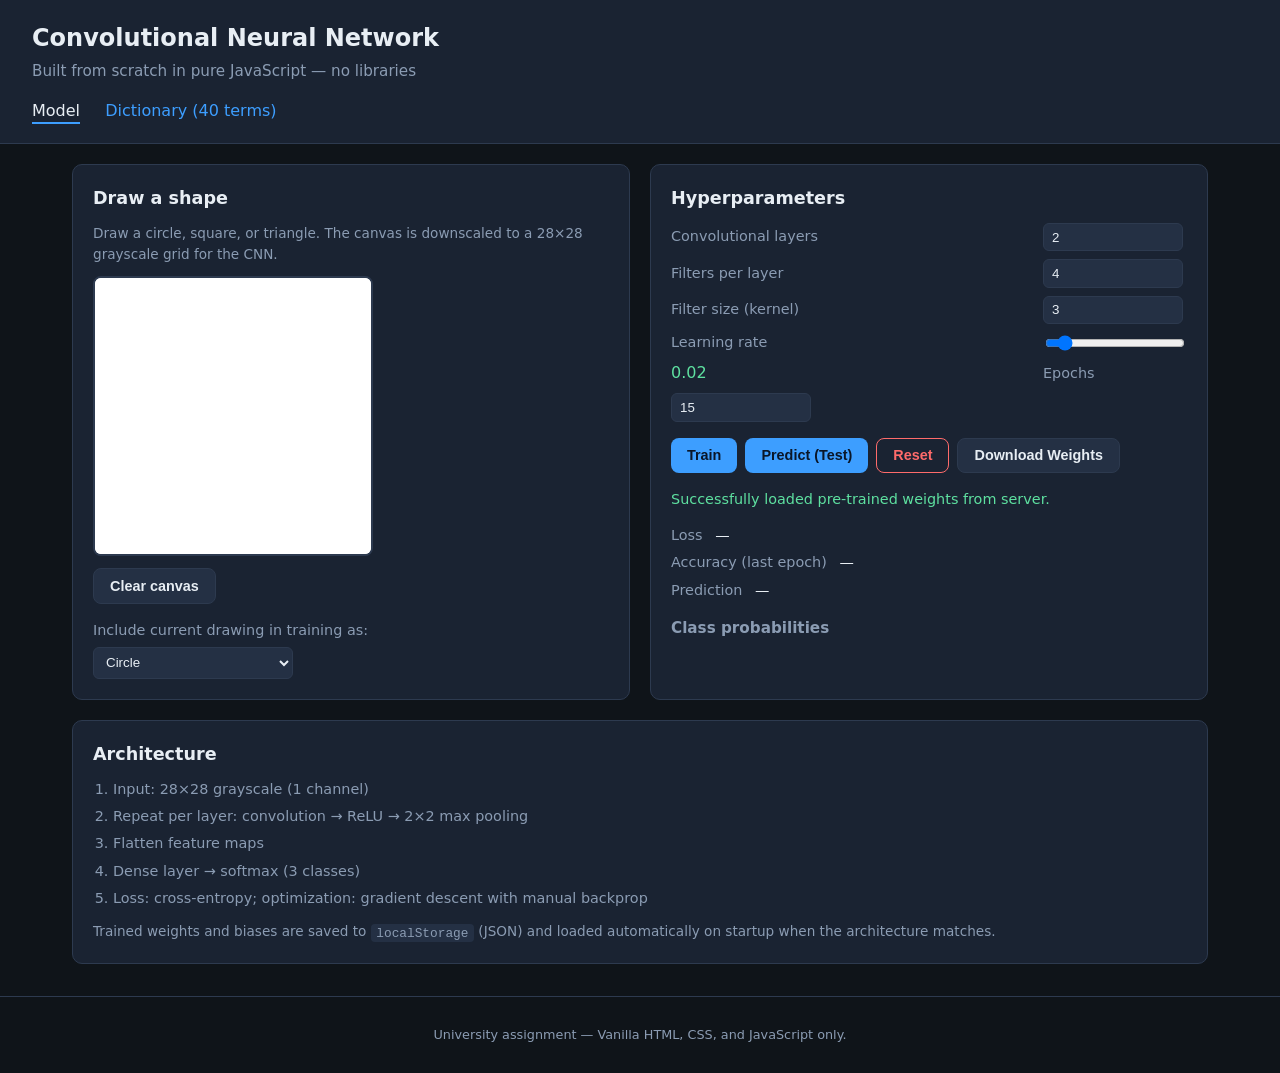
<file: index.html>
<!DOCTYPE html>
<html lang="en">
<head>
  <meta charset="UTF-8">
  <meta name="viewport" content="width=device-width, initial-scale=1.0">
  <title>Vanilla JS CNN — Shape Classifier</title>
  <link rel="stylesheet" href="style.css">
</head>
<body>
  <header class="site-header">
    <h1>Convolutional Neural Network</h1>
    <p class="subtitle">Built from scratch in pure JavaScript — no libraries</p>
    <nav>
      <a href="index.html" class="active">Model</a>
      <a href="dictionary.html">Dictionary (40 terms)</a>
    </nav>
  </header>

  <main class="layout">
    <section class="panel draw-panel">
      <h2>Draw a shape</h2>
      <p class="hint">Draw a circle, square, or triangle. The canvas is downscaled to a 28×28 grayscale grid for the CNN.</p>
      <canvas id="drawCanvas" width="280" height="280" aria-label="Drawing canvas for shapes"></canvas>
      <div class="canvas-actions">
        <button type="button" id="btnClear" class="btn secondary">Clear canvas</button>
      </div>
      <label class="train-label" for="trainClass">Include current drawing in training as:</label>
      <select id="trainClass">
        <option value="0">Circle</option>
        <option value="1">Square</option>
        <option value="2">Triangle</option>
      </select>
    </section>

    <section class="panel controls-panel">
      <h2>Hyperparameters</h2>
      <div class="control-grid">
        <label for="numLayers">Convolutional layers</label>
        <input type="number" id="numLayers" min="1" max="3" value="2">

        <label for="numFilters">Filters per layer</label>
        <input type="number" id="numFilters" min="2" max="16" value="4">

        <label for="filterSize">Filter size (kernel)</label>
        <input type="number" id="filterSize" min="3" max="7" step="2" value="3">

        <label for="learningRate">Learning rate</label>
        <input type="range" id="learningRate" min="0.001" max="0.2" step="0.001" value="0.02">
        <output id="lrOut">0.02</output>

        <label for="epochs">Epochs</label>
        <input type="number" id="epochs" min="1" max="100" value="15">
      </div>

      <div class="btn-row">
        <button type="button" id="btnTrain" class="btn primary">Train</button>
        <button type="button" id="btnPredict" class="btn primary">Predict (Test)</button>
        <button type="button" id="btnReset" class="btn danger">Reset</button>
        <button type="button" id="btnDownloadWeights" class="btn secondary">Download Weights</button>
      </div>

      <p id="status" class="status">Ready.</p>

      <div class="metrics">
        <div><span class="metric-label">Loss</span> <span id="lossValue">—</span></div>
        <div><span class="metric-label">Accuracy (last epoch)</span> <span id="accValue">—</span></div>
        <div><span class="metric-label">Prediction</span> <span id="prediction">—</span></div>
      </div>

      <h3>Class probabilities</h3>
      <div id="probBars" class="prob-bars"></div>
    </section>

    <section class="panel info-panel">
      <h2>Architecture</h2>
      <ol class="arch-list">
        <li>Input: 28×28 grayscale (1 channel)</li>
        <li>Repeat per layer: convolution → ReLU → 2×2 max pooling</li>
        <li>Flatten feature maps</li>
        <li>Dense layer → softmax (3 classes)</li>
        <li>Loss: cross-entropy; optimization: gradient descent with manual backprop</li>
      </ol>
      <p class="storage-note">Trained weights and biases are saved to <code>localStorage</code> (JSON) and loaded automatically on startup when the architecture matches.</p>
    </section>
  </main>

  <footer>
    <p>University assignment — Vanilla HTML, CSS, and JavaScript only.</p>
  </footer>

  <script>
    document.getElementById('learningRate').addEventListener('input', function (e) {
      document.getElementById('lrOut').textContent = e.target.value;
    });
  </script>
  <script src="cnn.js"></script>
</body>
</html>
</file>
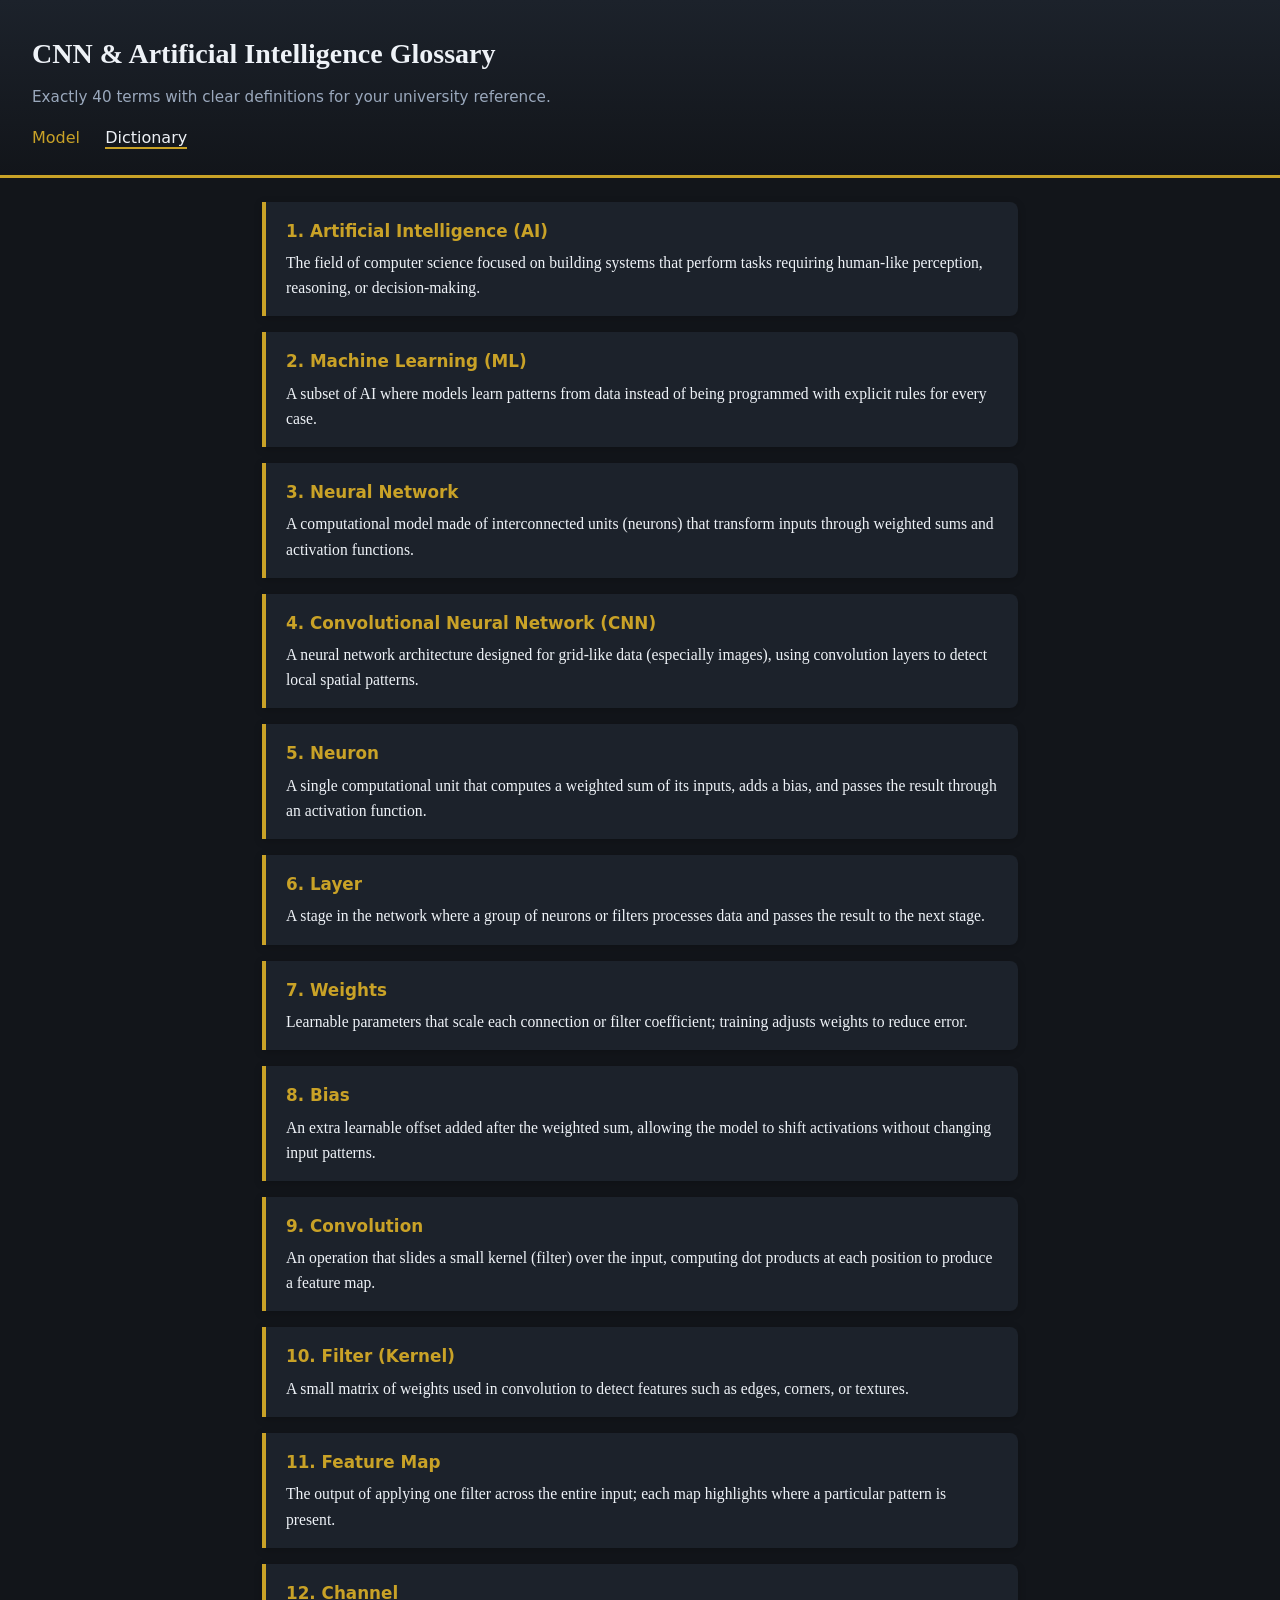
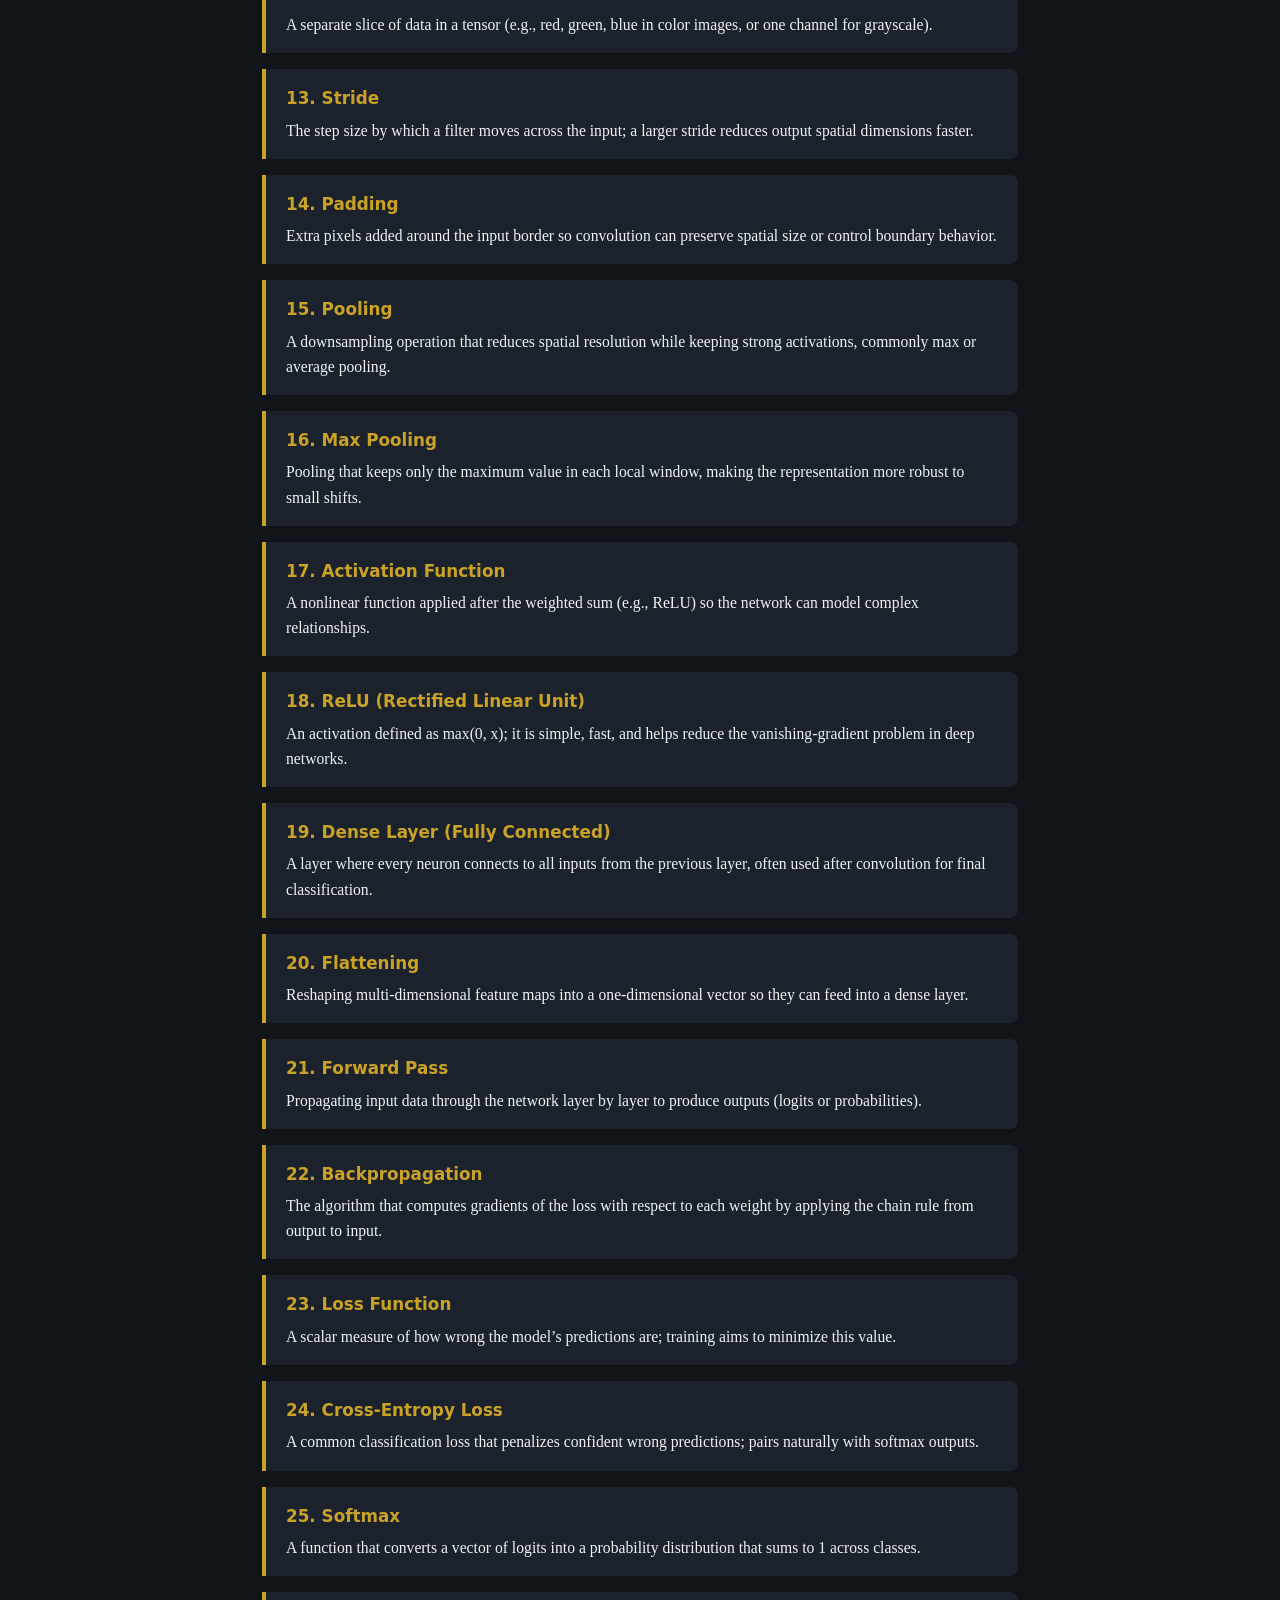
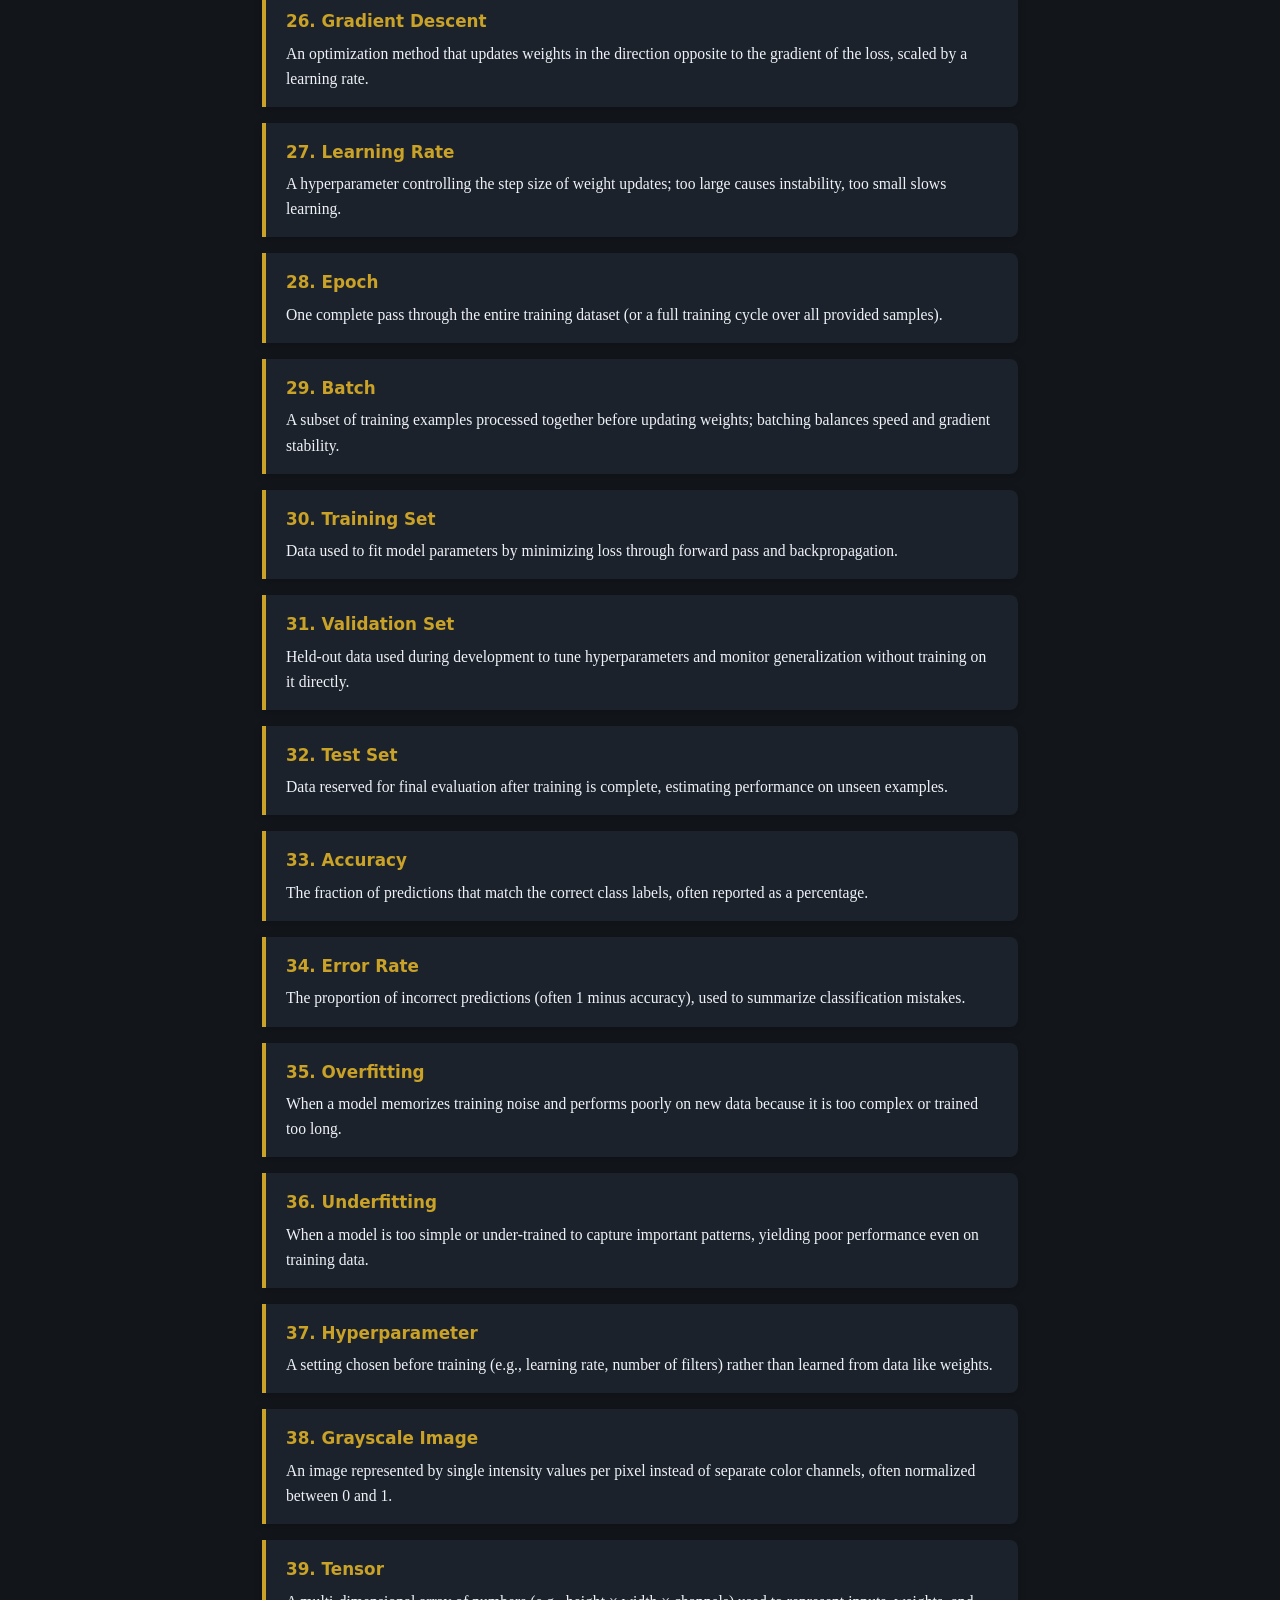
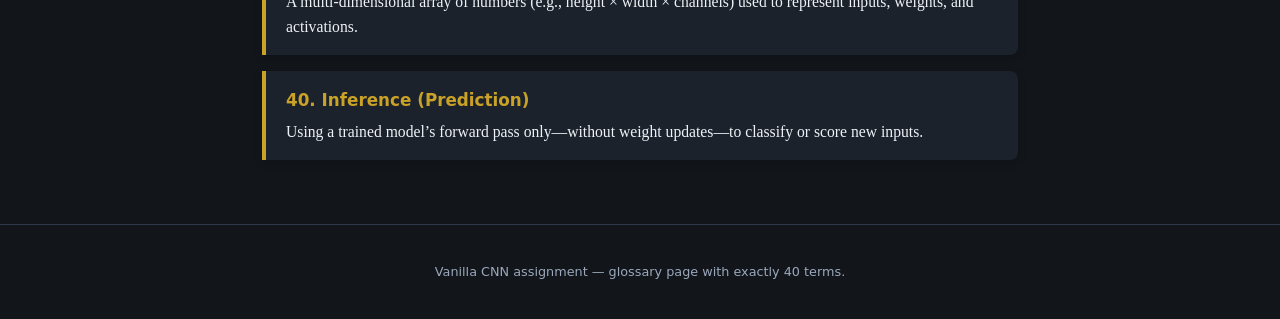
<file: dictionary.html>
<!DOCTYPE html>
<html lang="en">
<head>
  <meta charset="UTF-8">
  <meta name="viewport" content="width=device-width, initial-scale=1.0">
  <title>CNN &amp; AI Glossary — 40 Terms</title>
  <link rel="stylesheet" href="dict.css">
</head>
<body>
  <header class="dict-header">
    <h1>CNN &amp; Artificial Intelligence Glossary</h1>
    <p>Exactly 40 terms with clear definitions for your university reference.</p>
    <nav>
      <a href="index.html">Model</a>
      <a href="dictionary.html" class="active">Dictionary</a>
    </nav>
  </header>

  <main class="dict-main">
    <dl class="glossary">
      <div class="term-block">
        <dt>1. Artificial Intelligence (AI)</dt>
        <dd>The field of computer science focused on building systems that perform tasks requiring human-like perception, reasoning, or decision-making.</dd>
      </div>
      <div class="term-block">
        <dt>2. Machine Learning (ML)</dt>
        <dd>A subset of AI where models learn patterns from data instead of being programmed with explicit rules for every case.</dd>
      </div>
      <div class="term-block">
        <dt>3. Neural Network</dt>
        <dd>A computational model made of interconnected units (neurons) that transform inputs through weighted sums and activation functions.</dd>
      </div>
      <div class="term-block">
        <dt>4. Convolutional Neural Network (CNN)</dt>
        <dd>A neural network architecture designed for grid-like data (especially images), using convolution layers to detect local spatial patterns.</dd>
      </div>
      <div class="term-block">
        <dt>5. Neuron</dt>
        <dd>A single computational unit that computes a weighted sum of its inputs, adds a bias, and passes the result through an activation function.</dd>
      </div>
      <div class="term-block">
        <dt>6. Layer</dt>
        <dd>A stage in the network where a group of neurons or filters processes data and passes the result to the next stage.</dd>
      </div>
      <div class="term-block">
        <dt>7. Weights</dt>
        <dd>Learnable parameters that scale each connection or filter coefficient; training adjusts weights to reduce error.</dd>
      </div>
      <div class="term-block">
        <dt>8. Bias</dt>
        <dd>An extra learnable offset added after the weighted sum, allowing the model to shift activations without changing input patterns.</dd>
      </div>
      <div class="term-block">
        <dt>9. Convolution</dt>
        <dd>An operation that slides a small kernel (filter) over the input, computing dot products at each position to produce a feature map.</dd>
      </div>
      <div class="term-block">
        <dt>10. Filter (Kernel)</dt>
        <dd>A small matrix of weights used in convolution to detect features such as edges, corners, or textures.</dd>
      </div>
      <div class="term-block">
        <dt>11. Feature Map</dt>
        <dd>The output of applying one filter across the entire input; each map highlights where a particular pattern is present.</dd>
      </div>
      <div class="term-block">
        <dt>12. Channel</dt>
        <dd>A separate slice of data in a tensor (e.g., red, green, blue in color images, or one channel for grayscale).</dd>
      </div>
      <div class="term-block">
        <dt>13. Stride</dt>
        <dd>The step size by which a filter moves across the input; a larger stride reduces output spatial dimensions faster.</dd>
      </div>
      <div class="term-block">
        <dt>14. Padding</dt>
        <dd>Extra pixels added around the input border so convolution can preserve spatial size or control boundary behavior.</dd>
      </div>
      <div class="term-block">
        <dt>15. Pooling</dt>
        <dd>A downsampling operation that reduces spatial resolution while keeping strong activations, commonly max or average pooling.</dd>
      </div>
      <div class="term-block">
        <dt>16. Max Pooling</dt>
        <dd>Pooling that keeps only the maximum value in each local window, making the representation more robust to small shifts.</dd>
      </div>
      <div class="term-block">
        <dt>17. Activation Function</dt>
        <dd>A nonlinear function applied after the weighted sum (e.g., ReLU) so the network can model complex relationships.</dd>
      </div>
      <div class="term-block">
        <dt>18. ReLU (Rectified Linear Unit)</dt>
        <dd>An activation defined as max(0, x); it is simple, fast, and helps reduce the vanishing-gradient problem in deep networks.</dd>
      </div>
      <div class="term-block">
        <dt>19. Dense Layer (Fully Connected)</dt>
        <dd>A layer where every neuron connects to all inputs from the previous layer, often used after convolution for final classification.</dd>
      </div>
      <div class="term-block">
        <dt>20. Flattening</dt>
        <dd>Reshaping multi-dimensional feature maps into a one-dimensional vector so they can feed into a dense layer.</dd>
      </div>
      <div class="term-block">
        <dt>21. Forward Pass</dt>
        <dd>Propagating input data through the network layer by layer to produce outputs (logits or probabilities).</dd>
      </div>
      <div class="term-block">
        <dt>22. Backpropagation</dt>
        <dd>The algorithm that computes gradients of the loss with respect to each weight by applying the chain rule from output to input.</dd>
      </div>
      <div class="term-block">
        <dt>23. Loss Function</dt>
        <dd>A scalar measure of how wrong the model’s predictions are; training aims to minimize this value.</dd>
      </div>
      <div class="term-block">
        <dt>24. Cross-Entropy Loss</dt>
        <dd>A common classification loss that penalizes confident wrong predictions; pairs naturally with softmax outputs.</dd>
      </div>
      <div class="term-block">
        <dt>25. Softmax</dt>
        <dd>A function that converts a vector of logits into a probability distribution that sums to 1 across classes.</dd>
      </div>
      <div class="term-block">
        <dt>26. Gradient Descent</dt>
        <dd>An optimization method that updates weights in the direction opposite to the gradient of the loss, scaled by a learning rate.</dd>
      </div>
      <div class="term-block">
        <dt>27. Learning Rate</dt>
        <dd>A hyperparameter controlling the step size of weight updates; too large causes instability, too small slows learning.</dd>
      </div>
      <div class="term-block">
        <dt>28. Epoch</dt>
        <dd>One complete pass through the entire training dataset (or a full training cycle over all provided samples).</dd>
      </div>
      <div class="term-block">
        <dt>29. Batch</dt>
        <dd>A subset of training examples processed together before updating weights; batching balances speed and gradient stability.</dd>
      </div>
      <div class="term-block">
        <dt>30. Training Set</dt>
        <dd>Data used to fit model parameters by minimizing loss through forward pass and backpropagation.</dd>
      </div>
      <div class="term-block">
        <dt>31. Validation Set</dt>
        <dd>Held-out data used during development to tune hyperparameters and monitor generalization without training on it directly.</dd>
      </div>
      <div class="term-block">
        <dt>32. Test Set</dt>
        <dd>Data reserved for final evaluation after training is complete, estimating performance on unseen examples.</dd>
      </div>
      <div class="term-block">
        <dt>33. Accuracy</dt>
        <dd>The fraction of predictions that match the correct class labels, often reported as a percentage.</dd>
      </div>
      <div class="term-block">
        <dt>34. Error Rate</dt>
        <dd>The proportion of incorrect predictions (often 1 minus accuracy), used to summarize classification mistakes.</dd>
      </div>
      <div class="term-block">
        <dt>35. Overfitting</dt>
        <dd>When a model memorizes training noise and performs poorly on new data because it is too complex or trained too long.</dd>
      </div>
      <div class="term-block">
        <dt>36. Underfitting</dt>
        <dd>When a model is too simple or under-trained to capture important patterns, yielding poor performance even on training data.</dd>
      </div>
      <div class="term-block">
        <dt>37. Hyperparameter</dt>
        <dd>A setting chosen before training (e.g., learning rate, number of filters) rather than learned from data like weights.</dd>
      </div>
      <div class="term-block">
        <dt>38. Grayscale Image</dt>
        <dd>An image represented by single intensity values per pixel instead of separate color channels, often normalized between 0 and 1.</dd>
      </div>
      <div class="term-block">
        <dt>39. Tensor</dt>
        <dd>A multi-dimensional array of numbers (e.g., height × width × channels) used to represent inputs, weights, and activations.</dd>
      </div>
      <div class="term-block">
        <dt>40. Inference (Prediction)</dt>
        <dd>Using a trained model’s forward pass only—without weight updates—to classify or score new inputs.</dd>
      </div>
    </dl>
  </main>

  <footer class="dict-footer">
    <p>Vanilla CNN assignment — glossary page with exactly 40 terms.</p>
  </footer>
</body>
</html>
</file>
<file: style.css>
*,
*::before,
*::after {
  box-sizing: border-box;
}

:root {
  --bg: #0f1419;
  --surface: #1a2332;
  --surface2: #243044;
  --text: #e8eef4;
  --muted: #8b9cb3;
  --accent: #3d9eff;
  --accent2: #5ee0a0;
  --danger: #ff6b6b;
  --border: #2d3a4f;
  --radius: 10px;
  --font: 'Segoe UI', system-ui, sans-serif;
}

body {
  margin: 0;
  font-family: var(--font);
  background: var(--bg);
  color: var(--text);
  line-height: 1.5;
  min-height: 100vh;
}

.site-header {
  padding: 1.25rem 2rem;
  border-bottom: 1px solid var(--border);
  background: var(--surface);
}

.site-header h1 {
  margin: 0 0 0.25rem;
  font-size: 1.5rem;
  font-weight: 600;
}

.subtitle {
  margin: 0 0 1rem;
  color: var(--muted);
  font-size: 0.95rem;
}

nav a {
  color: var(--accent);
  text-decoration: none;
  margin-right: 1.25rem;
  font-weight: 500;
}

nav a.active {
  color: var(--text);
  border-bottom: 2px solid var(--accent);
  padding-bottom: 2px;
}

.layout {
  display: grid;
  grid-template-columns: 1fr 1fr;
  gap: 1.25rem;
  padding: 1.25rem 2rem 2rem;
  max-width: 1200px;
  margin: 0 auto;
}

@media (max-width: 900px) {
  .layout {
    grid-template-columns: 1fr;
  }
}

.panel {
  background: var(--surface);
  border: 1px solid var(--border);
  border-radius: var(--radius);
  padding: 1.25rem;
}

.panel h2 {
  margin: 0 0 0.75rem;
  font-size: 1.1rem;
}

.panel h3 {
  margin: 1rem 0 0.5rem;
  font-size: 0.95rem;
  color: var(--muted);
}

.hint {
  font-size: 0.85rem;
  color: var(--muted);
  margin: 0 0 0.75rem;
}

#drawCanvas {
  display: block;
  width: 100%;
  max-width: 280px;
  height: auto;
  border: 2px solid var(--border);
  border-radius: 8px;
  background: #fff;
  cursor: crosshair;
  touch-action: none;
}

.canvas-actions {
  margin-top: 0.75rem;
}

.train-label {
  display: block;
  margin-top: 1rem;
  font-size: 0.9rem;
  color: var(--muted);
}

#trainClass {
  margin-top: 0.35rem;
  width: 100%;
  max-width: 200px;
  padding: 0.4rem 0.5rem;
  background: var(--surface2);
  color: var(--text);
  border: 1px solid var(--border);
  border-radius: 6px;
}

.control-grid {
  display: grid;
  grid-template-columns: 1fr auto;
  gap: 0.5rem 1rem;
  align-items: center;
  margin-bottom: 1rem;
}

.control-grid label {
  font-size: 0.9rem;
  color: var(--muted);
}

.control-grid input[type='number'],
.control-grid input[type='range'] {
  width: 140px;
}

.control-grid input[type='number'] {
  padding: 0.35rem 0.5rem;
  background: var(--surface2);
  border: 1px solid var(--border);
  border-radius: 6px;
  color: var(--text);
}

.control-grid output {
  font-variant-numeric: tabular-nums;
  color: var(--accent2);
  min-width: 3rem;
}

.btn-row {
  display: flex;
  flex-wrap: wrap;
  gap: 0.5rem;
  margin-bottom: 1rem;
}

.btn {
  padding: 0.55rem 1rem;
  border: none;
  border-radius: 8px;
  font-weight: 600;
  cursor: pointer;
  font-size: 0.9rem;
}

.btn.primary {
  background: var(--accent);
  color: #0a1628;
}

.btn.secondary {
  background: var(--surface2);
  color: var(--text);
  border: 1px solid var(--border);
}

.btn.danger {
  background: transparent;
  color: var(--danger);
  border: 1px solid var(--danger);
}

.btn:disabled {
  opacity: 0.5;
  cursor: not-allowed;
}

.status {
  font-size: 0.9rem;
  color: var(--accent2);
  min-height: 1.4em;
}

.metrics {
  display: grid;
  gap: 0.35rem;
  font-size: 0.9rem;
  margin-bottom: 0.5rem;
}

.metric-label {
  color: var(--muted);
  margin-right: 0.5rem;
}

.prob-bars {
  display: flex;
  flex-direction: column;
  gap: 0.5rem;
}

.prob-row {
  display: grid;
  grid-template-columns: 72px 1fr 48px;
  align-items: center;
  gap: 0.5rem;
  font-size: 0.85rem;
}

.prob-bar-wrap {
  height: 10px;
  background: var(--surface2);
  border-radius: 4px;
  overflow: hidden;
}

.prob-bar {
  height: 100%;
  background: linear-gradient(90deg, var(--accent), var(--accent2));
  border-radius: 4px;
  transition: width 0.25s ease;
}

.prob-pct {
  text-align: right;
  font-variant-numeric: tabular-nums;
  color: var(--muted);
}

.info-panel {
  grid-column: 1 / -1;
}

.arch-list {
  margin: 0;
  padding-left: 1.25rem;
  color: var(--muted);
  font-size: 0.9rem;
}

.arch-list li {
  margin-bottom: 0.35rem;
}

.storage-note {
  font-size: 0.85rem;
  color: var(--muted);
  margin: 0.75rem 0 0;
}

.storage-note code {
  background: var(--surface2);
  padding: 0.1rem 0.35rem;
  border-radius: 4px;
  font-size: 0.8rem;
}

footer {
  text-align: center;
  padding: 1rem;
  color: var(--muted);
  font-size: 0.8rem;
  border-top: 1px solid var(--border);
}
</file>
<file: dict.css>
*,
*::before,
*::after {
  box-sizing: border-box;
}

:root {
  --bg: #12151a;
  --surface: #1c222b;
  --text: #eef2f7;
  --muted: #9aa8bc;
  --accent: #c9a227;
  --border: #2e3848;
  --font: Georgia, 'Times New Roman', serif;
  --font-ui: 'Segoe UI', system-ui, sans-serif;
}

body {
  margin: 0;
  background: var(--bg);
  color: var(--text);
  font-family: var(--font);
  line-height: 1.6;
}

.dict-header {
  padding: 2rem 2rem 1.5rem;
  background: linear-gradient(180deg, #1c222b 0%, var(--bg) 100%);
  border-bottom: 3px solid var(--accent);
}

.dict-header h1 {
  margin: 0 0 0.5rem;
  font-size: 1.75rem;
  font-weight: 700;
}

.dict-header p {
  margin: 0 0 1rem;
  color: var(--muted);
  font-family: var(--font-ui);
  font-size: 0.95rem;
}

.dict-header nav {
  font-family: var(--font-ui);
}

.dict-header nav a {
  color: var(--accent);
  text-decoration: none;
  margin-right: 1.25rem;
  font-weight: 500;
}

.dict-header nav a.active {
  color: var(--text);
  border-bottom: 2px solid var(--accent);
}

.dict-main {
  max-width: 820px;
  margin: 0 auto;
  padding: 1.5rem 2rem 3rem;
}

.glossary {
  margin: 0;
}

.term-block {
  background: var(--surface);
  border-left: 4px solid var(--accent);
  border-radius: 0 8px 8px 0;
  padding: 1rem 1.25rem;
  margin-bottom: 1rem;
  box-shadow: 0 2px 8px rgba(0, 0, 0, 0.2);
}

.term-block dt {
  font-family: var(--font-ui);
  font-size: 1.05rem;
  font-weight: 700;
  color: var(--accent);
  margin: 0 0 0.35rem;
}

.term-block dd {
  margin: 0;
  font-size: 0.98rem;
  color: var(--text);
}

.dict-footer {
  text-align: center;
  padding: 1.5rem;
  font-family: var(--font-ui);
  font-size: 0.8rem;
  color: var(--muted);
  border-top: 1px solid var(--border);
}

@media (max-width: 600px) {
  .dict-header,
  .dict-main {
    padding-left: 1rem;
    padding-right: 1rem;
  }
}
</file>
